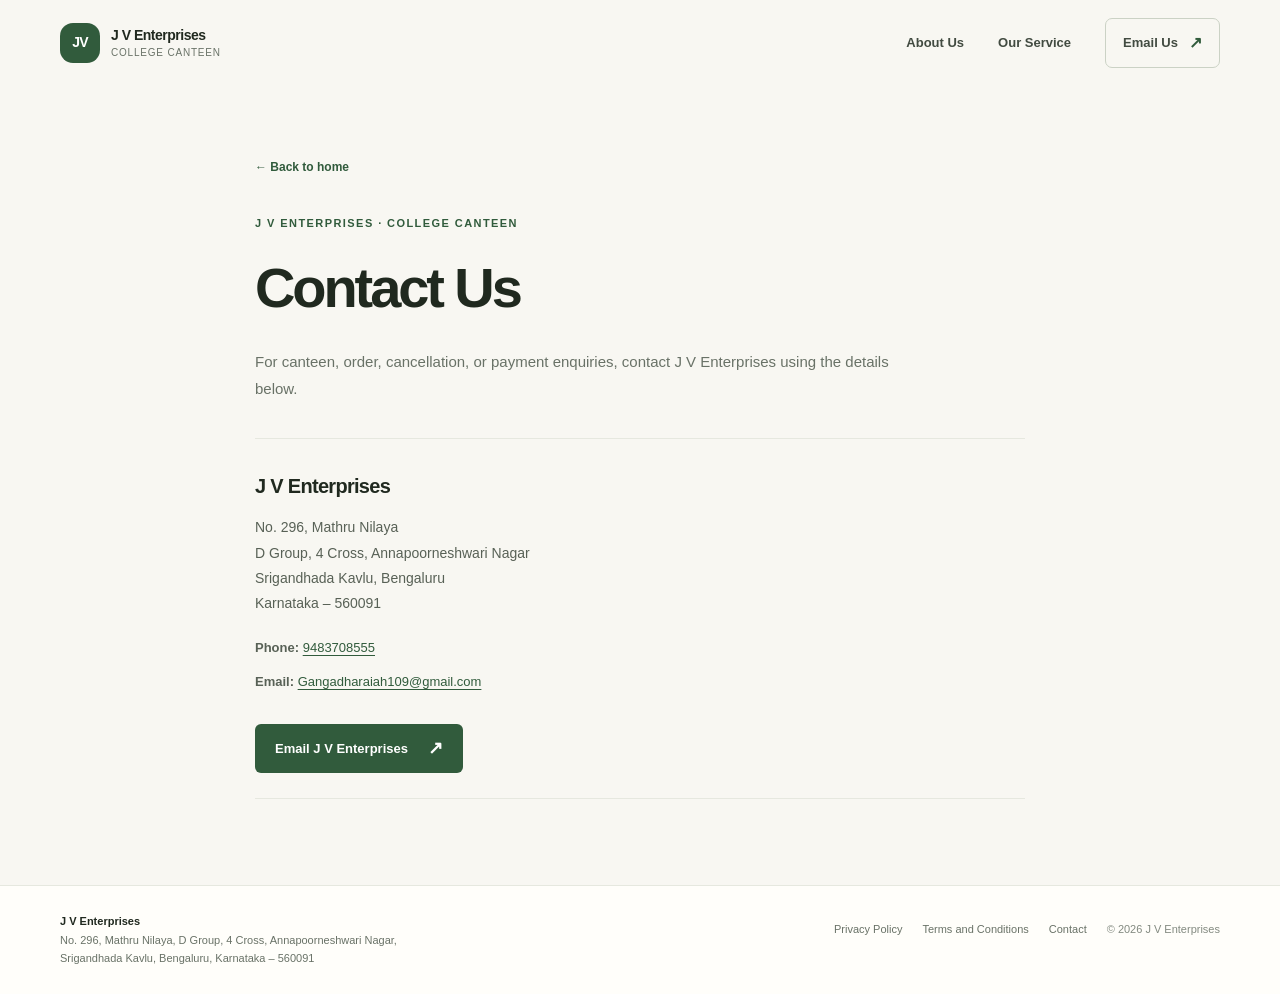
<file: contact/index.html>
<!doctype html>
<html lang="en">
  <head>
    <meta charset="utf-8">
    <meta name="viewport" content="width=device-width, initial-scale=1">
    <meta name="theme-color" content="#f8f7f2">
    <meta name="description" content="Contact J V Enterprises about its college canteen and food orders.">
    <title>Contact Us | J V Enterprises</title>
    <link rel="stylesheet" href="../styles.css">
  </head>
  <body>
    <header class="site-header">
      <div class="container nav-wrap">
        <a class="brand" href="/" aria-label="J V Enterprises home">
          <span class="brand-mark" aria-hidden="true">JV</span>
          <span class="brand-name">J V Enterprises<small>College Canteen</small></span>
        </a>
        <nav class="main-nav" aria-label="Main navigation">
          <a href="/#about">About Us</a>
          <a href="/#service">Our Service</a>
          <a class="nav-cta" href="mailto:Gangadharaiah109@gmail.com">Email Us <span aria-hidden="true">↗</span></a>
        </nav>
      </div>
    </header>

    <main class="policy-main">
      <div class="container">
        <div class="policy-heading">
          <a class="back-link" href="/">← Back to home</a>
          <p class="eyebrow">J V Enterprises · College Canteen</p>
          <h1>Contact Us</h1>
          <p class="policy-lead">For canteen, order, cancellation, or payment enquiries, contact J V Enterprises using the details below.</p>
        </div>
        <section class="policy-section policy-content contact-page-details">
          <h2>J V Enterprises</h2>
          <address>No. 296, Mathru Nilaya<br>D Group, 4 Cross, Annapoorneshwari Nagar<br>Srigandhada Kavlu, Bengaluru<br>Karnataka – 560091</address>
          <p><strong>Phone:</strong> <a class="inline-link" href="tel:9483708555">9483708555</a></p>
          <p><strong>Email:</strong> <a class="inline-link" href="mailto:Gangadharaiah109@gmail.com">Gangadharaiah109@gmail.com</a></p>
          <a class="button button-primary contact-page-cta" href="mailto:Gangadharaiah109@gmail.com">Email J V Enterprises <span aria-hidden="true">↗</span></a>
        </section>
      </div>
    </main>

    <footer class="site-footer">
      <div class="container footer-wrap">
        <div class="footer-identity">
          <p class="footer-business"><strong>J V Enterprises</strong><br>No. 296, Mathru Nilaya, D Group, 4 Cross, Annapoorneshwari Nagar,<br>Srigandhada Kavlu, Bengaluru, Karnataka – 560091</p>
        </div>
        <nav class="footer-links" aria-label="Footer navigation">
          <a href="/privacy">Privacy Policy</a>
          <a href="/terms">Terms and Conditions</a>
          <a href="/contact">Contact</a>
          <span>© 2026 J V Enterprises</span>
        </nav>
      </div>
    </footer>
  </body>
</html>
</file>
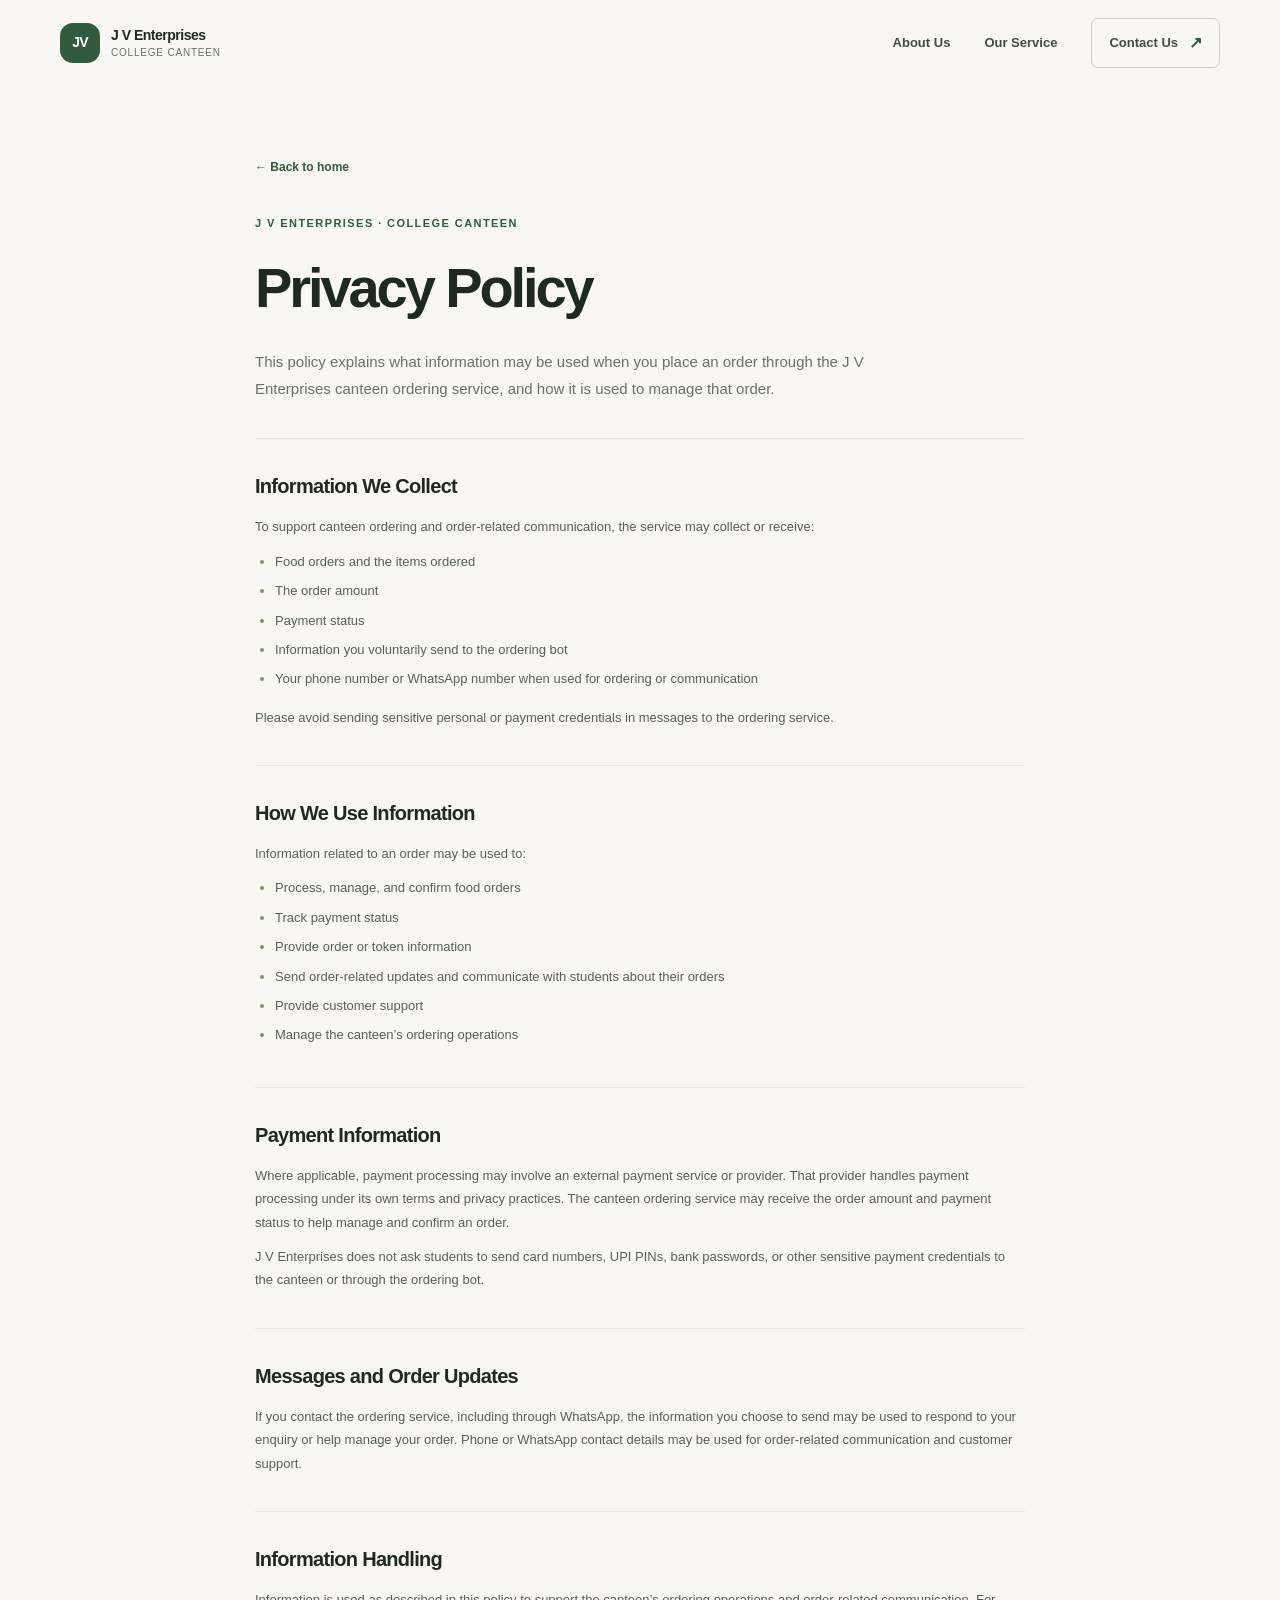
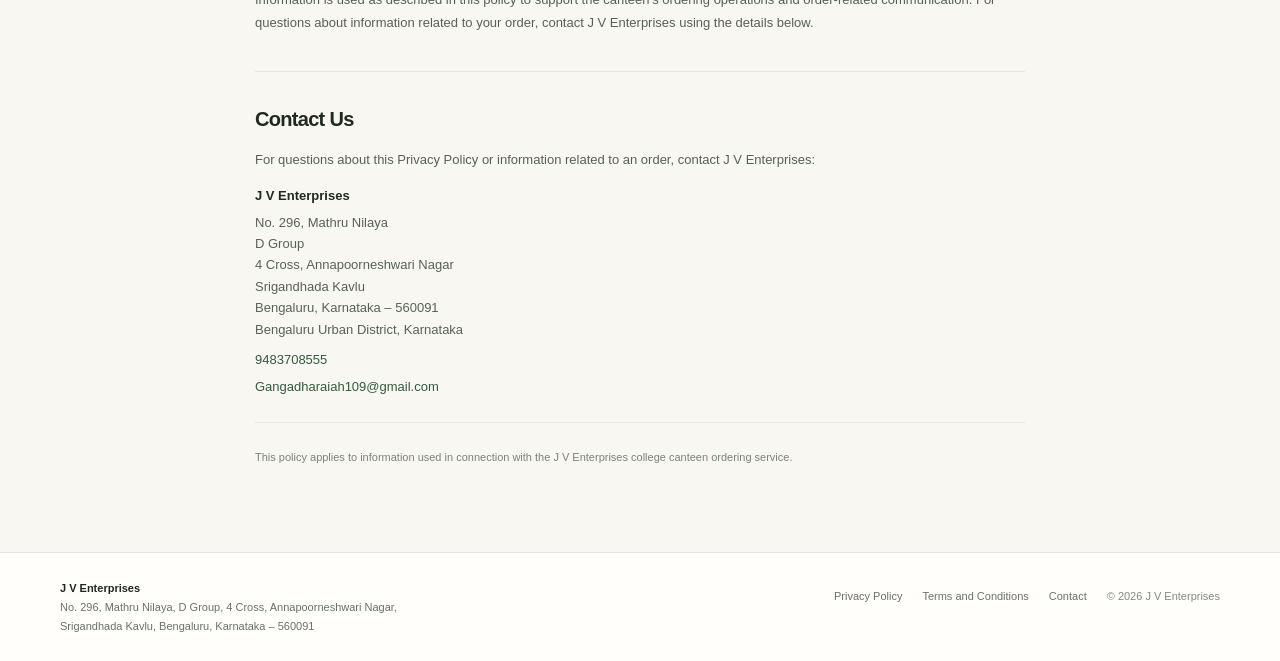
<file: privacy/index.html>
<!doctype html>
<html lang="en">
  <head>
    <meta charset="utf-8">
    <meta name="viewport" content="width=device-width, initial-scale=1">
    <meta name="theme-color" content="#f8f7f2">
    <meta name="description" content="Learn how J V Enterprises handles information used for college canteen orders and order-related communication.">
    <title>Privacy Policy | J V Enterprises</title>
    <link rel="stylesheet" href="../styles.css">
  </head>
  <body>
    <header class="site-header">
      <div class="container nav-wrap">
        <a class="brand" href="/" aria-label="J V Enterprises home">
          <span class="brand-mark" aria-hidden="true">JV</span>
          <span class="brand-name">J V Enterprises<small>College Canteen</small></span>
        </a>
        <nav class="main-nav" aria-label="Main navigation">
          <a href="/#about">About Us</a>
          <a href="/#service">Our Service</a>
          <a class="nav-cta" href="/#contact">Contact Us <span aria-hidden="true">↗</span></a>
        </nav>
      </div>
    </header>

    <main class="policy-main">
      <div class="container">
        <div class="policy-heading">
          <a class="back-link" href="/">← Back to home</a>
          <p class="eyebrow">J V Enterprises · College Canteen</p>
          <h1>Privacy Policy</h1>
          <p class="policy-lead">This policy explains what information may be used when you place an order through the J V Enterprises canteen ordering service, and how it is used to manage that order.</p>
        </div>

        <div class="policy-content">
          <section class="policy-section">
            <h2>Information We Collect</h2>
            <p>To support canteen ordering and order-related communication, the service may collect or receive:</p>
            <ul>
              <li>Food orders and the items ordered</li>
              <li>The order amount</li>
              <li>Payment status</li>
              <li>Information you voluntarily send to the ordering bot</li>
              <li>Your phone number or WhatsApp number when used for ordering or communication</li>
            </ul>
            <p>Please avoid sending sensitive personal or payment credentials in messages to the ordering service.</p>
          </section>

          <section class="policy-section">
            <h2>How We Use Information</h2>
            <p>Information related to an order may be used to:</p>
            <ul>
              <li>Process, manage, and confirm food orders</li>
              <li>Track payment status</li>
              <li>Provide order or token information</li>
              <li>Send order-related updates and communicate with students about their orders</li>
              <li>Provide customer support</li>
              <li>Manage the canteen’s ordering operations</li>
            </ul>
          </section>

          <section class="policy-section">
            <h2>Payment Information</h2>
            <p>Where applicable, payment processing may involve an external payment service or provider. That provider handles payment processing under its own terms and privacy practices. The canteen ordering service may receive the order amount and payment status to help manage and confirm an order.</p>
            <p>J V Enterprises does not ask students to send card numbers, UPI PINs, bank passwords, or other sensitive payment credentials to the canteen or through the ordering bot.</p>
          </section>

          <section class="policy-section">
            <h2>Messages and Order Updates</h2>
            <p>If you contact the ordering service, including through WhatsApp, the information you choose to send may be used to respond to your enquiry or help manage your order. Phone or WhatsApp contact details may be used for order-related communication and customer support.</p>
          </section>

          <section class="policy-section">
            <h2>Information Handling</h2>
            <p>Information is used as described in this policy to support the canteen’s ordering operations and order-related communication. For questions about information related to your order, contact J V Enterprises using the details below.</p>
          </section>

          <section class="policy-section">
            <h2>Contact Us</h2>
            <p>For questions about this Privacy Policy or information related to an order, contact J V Enterprises:</p>
            <div class="policy-contact">
              <strong>J V Enterprises</strong>
              <address>No. 296, Mathru Nilaya<br>D Group<br>4 Cross, Annapoorneshwari Nagar<br>Srigandhada Kavlu<br>Bengaluru, Karnataka – 560091<br>Bengaluru Urban District, Karnataka</address>
              <a href="tel:9483708555">9483708555</a>
              <a href="mailto:Gangadharaiah109@gmail.com">Gangadharaiah109@gmail.com</a>
            </div>
          </section>
        </div>
        <p class="policy-note">This policy applies to information used in connection with the J V Enterprises college canteen ordering service.</p>
      </div>
    </main>

    <footer class="site-footer">
      <div class="container footer-wrap">
        <div class="footer-identity">
          <p class="footer-business"><strong>J V Enterprises</strong><br>No. 296, Mathru Nilaya, D Group, 4 Cross, Annapoorneshwari Nagar,<br>Srigandhada Kavlu, Bengaluru, Karnataka – 560091</p>
        </div>
        <nav class="footer-links" aria-label="Footer navigation">
          <a href="/privacy">Privacy Policy</a>
          <a href="/terms">Terms and Conditions</a>
          <a href="/contact">Contact</a>
          <span>© 2026 J V Enterprises</span>
        </nav>
      </div>
    </footer>
  </body>
</html>
</file>
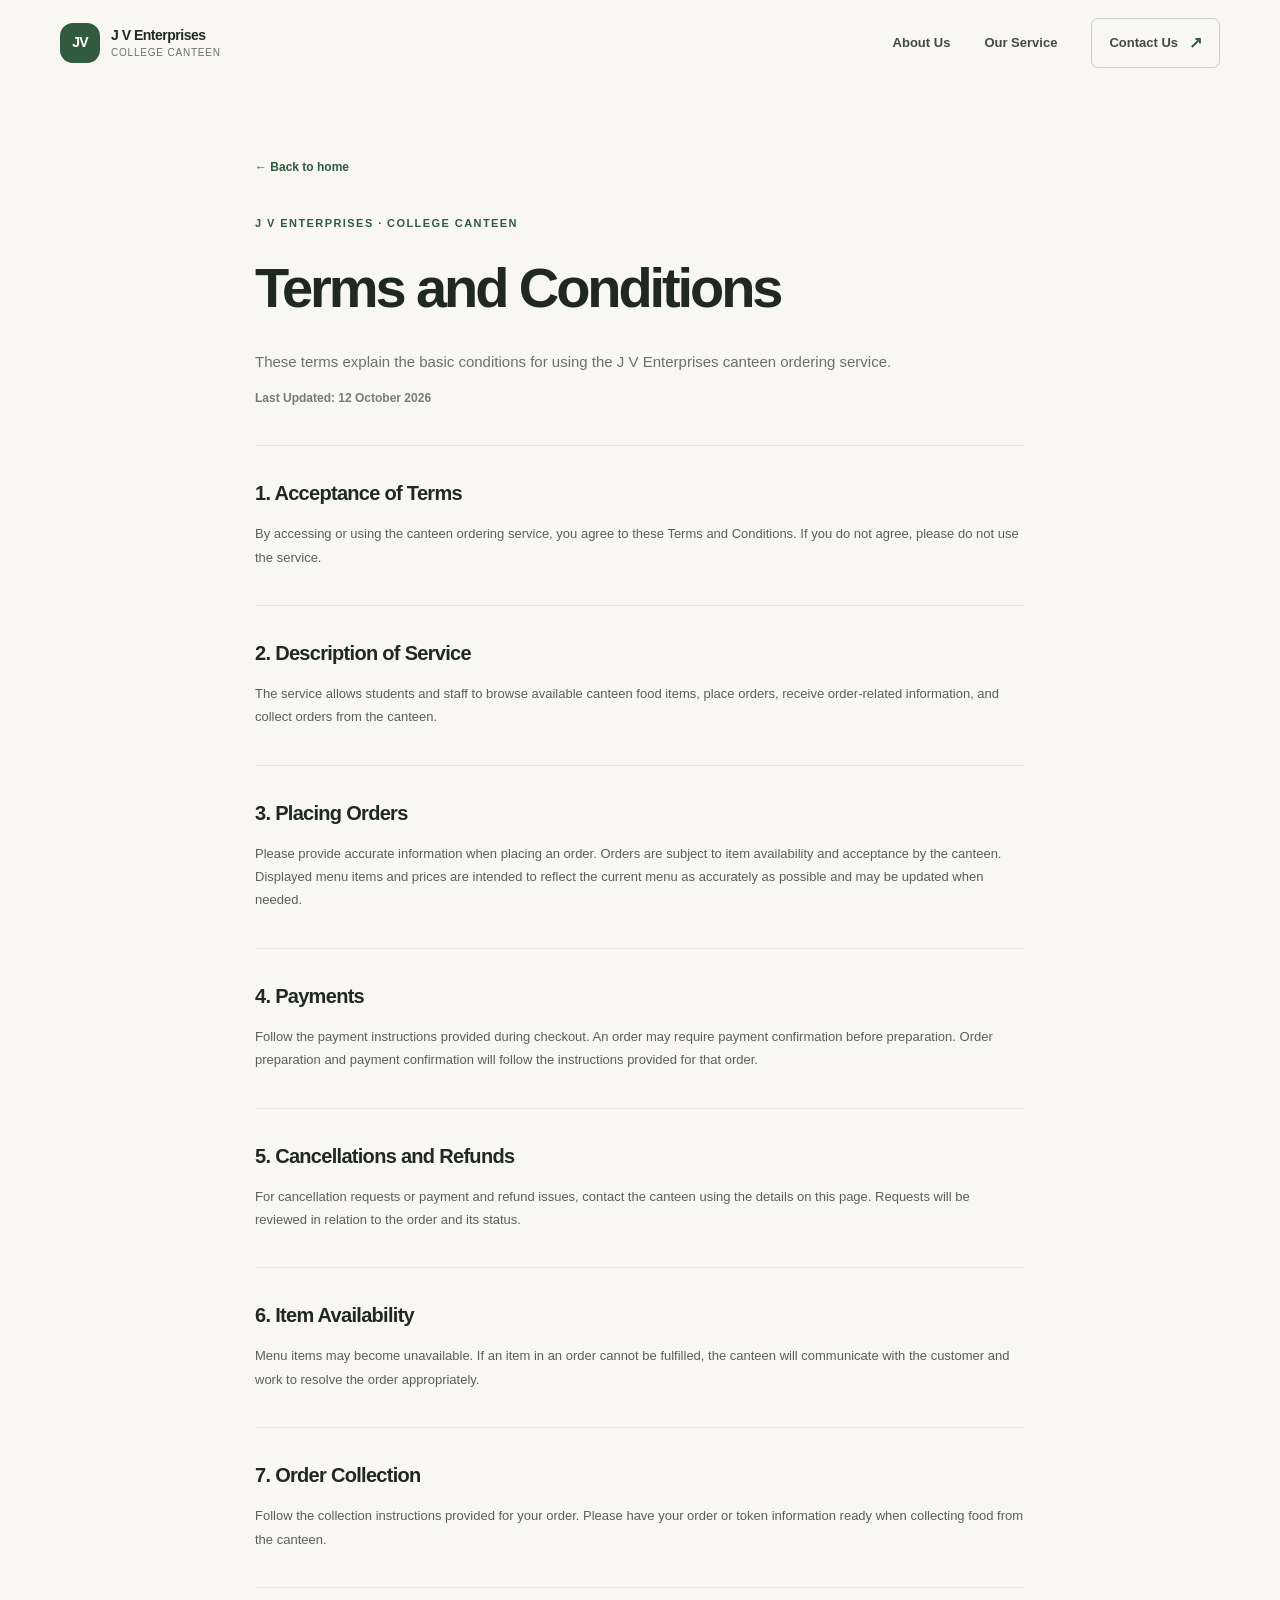
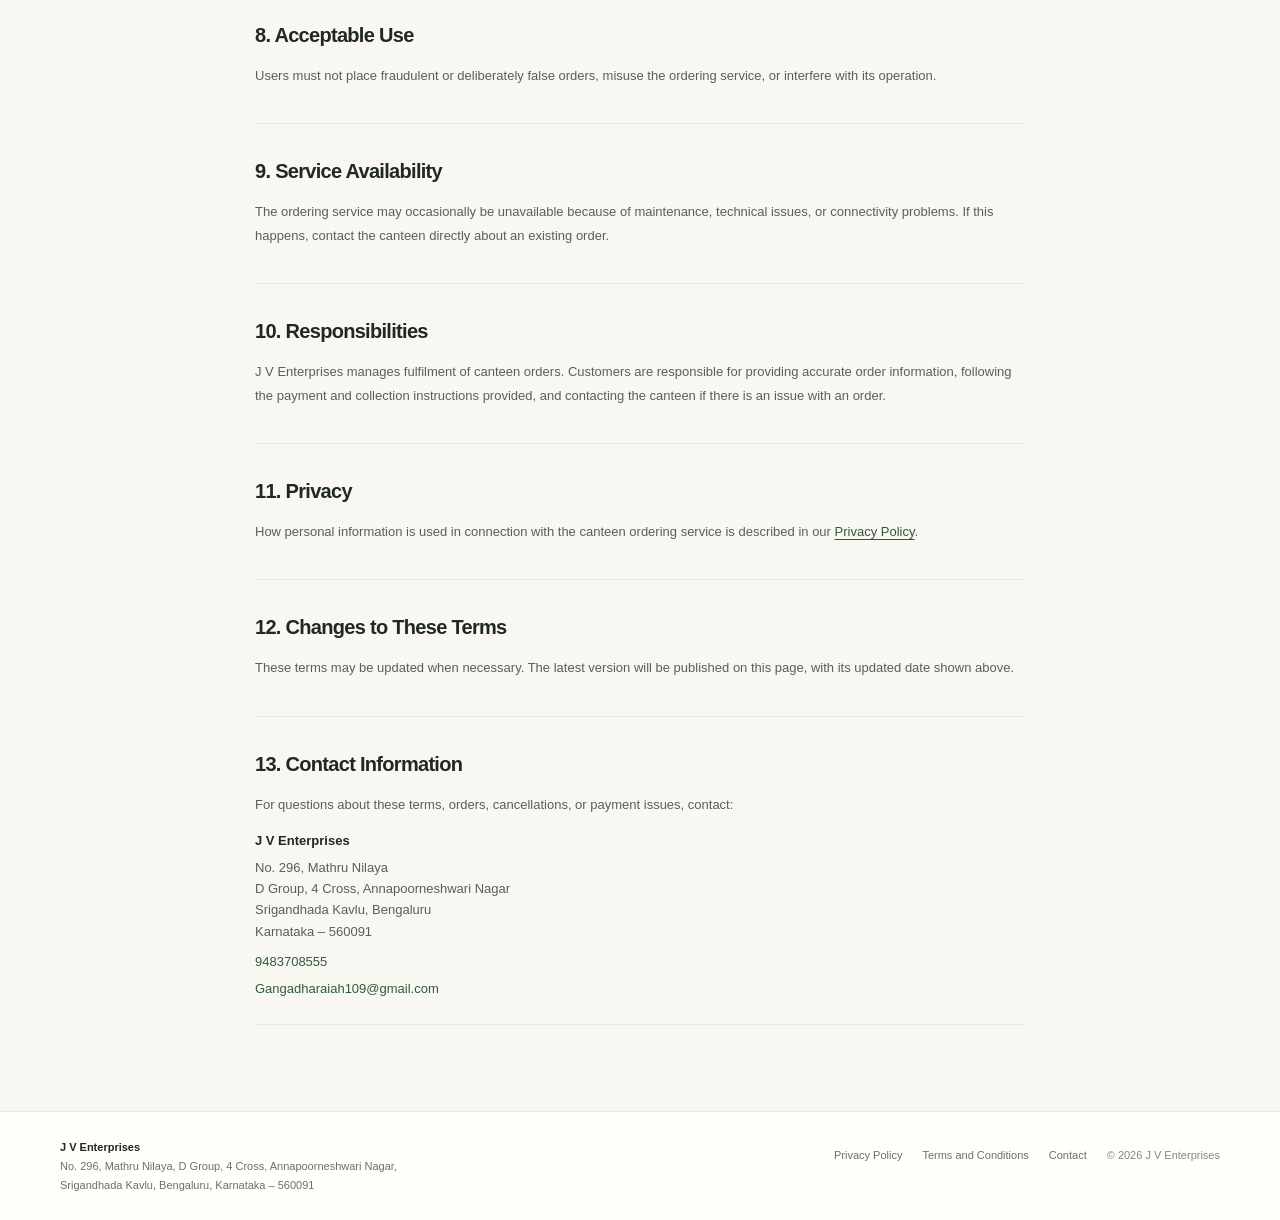
<file: terms/index.html>
<!doctype html>
<html lang="en">
  <head>
    <meta charset="utf-8">
    <meta name="viewport" content="width=device-width, initial-scale=1">
    <meta name="theme-color" content="#f8f7f2">
    <meta name="description" content="Terms and Conditions for the J V Enterprises college canteen ordering service.">
    <title>Terms and Conditions | J V Enterprises</title>
    <link rel="stylesheet" href="../styles.css">
  </head>
  <body>
    <header class="site-header">
      <div class="container nav-wrap">
        <a class="brand" href="/" aria-label="J V Enterprises home">
          <span class="brand-mark" aria-hidden="true">JV</span>
          <span class="brand-name">J V Enterprises<small>College Canteen</small></span>
        </a>
        <nav class="main-nav" aria-label="Main navigation">
          <a href="/#about">About Us</a>
          <a href="/#service">Our Service</a>
          <a class="nav-cta" href="/contact">Contact Us <span aria-hidden="true">↗</span></a>
        </nav>
      </div>
    </header>

    <main class="policy-main">
      <div class="container">
        <div class="policy-heading">
          <a class="back-link" href="/">← Back to home</a>
          <p class="eyebrow">J V Enterprises · College Canteen</p>
          <h1>Terms and Conditions</h1>
          <p class="policy-lead">These terms explain the basic conditions for using the J V Enterprises canteen ordering service.</p>
          <p class="terms-updated">Last Updated: 12 October 2026</p>
        </div>

        <div class="policy-content">
          <section class="policy-section">
            <h2>1. Acceptance of Terms</h2>
            <p>By accessing or using the canteen ordering service, you agree to these Terms and Conditions. If you do not agree, please do not use the service.</p>
          </section>

          <section class="policy-section">
            <h2>2. Description of Service</h2>
            <p>The service allows students and staff to browse available canteen food items, place orders, receive order-related information, and collect orders from the canteen.</p>
          </section>

          <section class="policy-section">
            <h2>3. Placing Orders</h2>
            <p>Please provide accurate information when placing an order. Orders are subject to item availability and acceptance by the canteen. Displayed menu items and prices are intended to reflect the current menu as accurately as possible and may be updated when needed.</p>
          </section>

          <section class="policy-section">
            <h2>4. Payments</h2>
            <p>Follow the payment instructions provided during checkout. An order may require payment confirmation before preparation. Order preparation and payment confirmation will follow the instructions provided for that order.</p>
          </section>

          <section class="policy-section">
            <h2>5. Cancellations and Refunds</h2>
            <p>For cancellation requests or payment and refund issues, contact the canteen using the details on this page. Requests will be reviewed in relation to the order and its status.</p>
          </section>

          <section class="policy-section">
            <h2>6. Item Availability</h2>
            <p>Menu items may become unavailable. If an item in an order cannot be fulfilled, the canteen will communicate with the customer and work to resolve the order appropriately.</p>
          </section>

          <section class="policy-section">
            <h2>7. Order Collection</h2>
            <p>Follow the collection instructions provided for your order. Please have your order or token information ready when collecting food from the canteen.</p>
          </section>

          <section class="policy-section">
            <h2>8. Acceptable Use</h2>
            <p>Users must not place fraudulent or deliberately false orders, misuse the ordering service, or interfere with its operation.</p>
          </section>

          <section class="policy-section">
            <h2>9. Service Availability</h2>
            <p>The ordering service may occasionally be unavailable because of maintenance, technical issues, or connectivity problems. If this happens, contact the canteen directly about an existing order.</p>
          </section>

          <section class="policy-section">
            <h2>10. Responsibilities</h2>
            <p>J V Enterprises manages fulfilment of canteen orders. Customers are responsible for providing accurate order information, following the payment and collection instructions provided, and contacting the canteen if there is an issue with an order.</p>
          </section>

          <section class="policy-section">
            <h2>11. Privacy</h2>
            <p>How personal information is used in connection with the canteen ordering service is described in our <a class="inline-link" href="/privacy">Privacy Policy</a>.</p>
          </section>

          <section class="policy-section">
            <h2>12. Changes to These Terms</h2>
            <p>These terms may be updated when necessary. The latest version will be published on this page, with its updated date shown above.</p>
          </section>

          <section class="policy-section">
            <h2>13. Contact Information</h2>
            <p>For questions about these terms, orders, cancellations, or payment issues, contact:</p>
            <div class="policy-contact">
              <strong>J V Enterprises</strong>
              <address>No. 296, Mathru Nilaya<br>D Group, 4 Cross, Annapoorneshwari Nagar<br>Srigandhada Kavlu, Bengaluru<br>Karnataka – 560091</address>
              <a href="tel:9483708555">9483708555</a>
              <a href="mailto:Gangadharaiah109@gmail.com">Gangadharaiah109@gmail.com</a>
            </div>
          </section>
        </div>
      </div>
    </main>

    <footer class="site-footer">
      <div class="container footer-wrap">
        <div class="footer-identity">
          <p class="footer-business"><strong>J V Enterprises</strong><br>No. 296, Mathru Nilaya, D Group, 4 Cross, Annapoorneshwari Nagar,<br>Srigandhada Kavlu, Bengaluru, Karnataka – 560091</p>
        </div>
        <nav class="footer-links" aria-label="Footer navigation">
          <a href="/privacy">Privacy Policy</a>
          <a href="/terms">Terms and Conditions</a>
          <a href="/contact">Contact</a>
          <span>© 2026 J V Enterprises</span>
        </nav>
      </div>
    </footer>
  </body>
</html>
</file>
<file: styles.css>
:root {
  color-scheme: light;
  --ink: #20291f;
  --muted: #697267;
  --green: #315b3c;
  --green-dark: #24462e;
  --lime: #dbe8b6;
  --cream: #f8f7f2;
  --paper: #fffefa;
  --line: #e6e8df;
  --serif: Georgia, "Times New Roman", serif;
  --sans: "DM Sans", Arial, sans-serif;
  --display: "Manrope", Arial, sans-serif;
}

* { box-sizing: border-box; }
html { scroll-behavior: smooth; }
body {
  margin: 0;
  background: var(--cream);
  color: var(--ink);
  font-family: var(--sans);
  font-size: 15px;
  line-height: 1.65;
  -webkit-font-smoothing: antialiased;
}
img { display: block; max-width: 100%; }
a { color: inherit; }
.container { width: min(1160px, calc(100% - 48px)); margin-inline: auto; }
.section-pad { padding: 104px 0; }
.site-header { position: relative; z-index: 2; background: var(--cream); }
.nav-wrap { display: flex; align-items: center; justify-content: space-between; min-height: 86px; }
.brand { display: inline-flex; align-items: center; gap: 11px; text-decoration: none; }
.brand-mark { display: grid; width: 40px; height: 40px; place-items: center; border-radius: 13px; background: var(--green); color: white; font-family: var(--display); font-size: 14px; font-weight: 800; letter-spacing: -.06em; }
.brand-name { display: flex; flex-direction: column; font-family: var(--display); font-size: 14px; font-weight: 800; letter-spacing: -.035em; line-height: 1.25; }
.brand-name small { margin-top: 3px; color: var(--muted); font-family: var(--sans); font-size: 10px; font-weight: 500; letter-spacing: .08em; text-transform: uppercase; }
.main-nav { display: flex; align-items: center; gap: 34px; }
.main-nav a { color: #424b41; font-size: 13px; font-weight: 600; text-decoration: none; transition: color .2s ease; }
.main-nav a:hover, .footer-links a:hover { color: var(--green); }
.main-nav .nav-cta { display: inline-flex; align-items: center; gap: 11px; padding: 11px 17px; border: 1px solid #cbd2c5; border-radius: 7px; }
.nav-cta span { color: var(--green); font-size: 16px; }

.hero { overflow: hidden; padding: 48px 0 92px; }
.hero-layout { display: grid; grid-template-columns: .93fr 1.07fr; align-items: center; gap: 68px; }
.hero-copy { padding: 10px 0 20px; }
.eyebrow { margin: 0 0 16px; color: var(--green); font-size: 11px; font-weight: 700; letter-spacing: .13em; text-transform: uppercase; }
.hero .eyebrow { display: flex; align-items: center; gap: 9px; }
.eyebrow-dot { width: 7px; height: 7px; border-radius: 50%; background: #87a35f; }
h1, h2, h3, p { margin-top: 0; }
h1, h2 { font-family: var(--display); letter-spacing: -.055em; }
.hero h1 { max-width: 560px; margin-bottom: 20px; font-size: clamp(44px, 5vw, 66px); font-weight: 700; line-height: 1.09; }
.hero h1 em { color: var(--green); font-family: var(--serif); font-weight: 400; }
.hero-description { max-width: 475px; margin-bottom: 28px; color: var(--muted); font-size: 15px; line-height: 1.8; }
.hero-actions { display: flex; align-items: center; gap: 25px; }
.button { display: inline-flex; align-items: center; justify-content: center; gap: 20px; min-height: 49px; padding: 0 20px; border-radius: 6px; font-size: 13px; font-weight: 700; text-decoration: none; transition: transform .2s ease, background .2s ease; }
.button:hover { transform: translateY(-2px); }
.button-primary { background: var(--green); color: white; }
.button-primary:hover { background: var(--green-dark); }
.button span { font-size: 18px; line-height: 1; }
.text-link { color: var(--ink); font-size: 13px; font-weight: 700; text-decoration: none; }
.text-link span { margin-left: 7px; color: var(--green); }
.hero-note { display: flex; align-items: center; gap: 11px; margin-top: 53px; color: #566052; font-size: 12px; font-weight: 600; }
.note-icon { display: grid; width: 31px; height: 31px; place-items: center; border: 1px solid #d9dfd1; border-radius: 50%; color: var(--green); }
.note-icon svg { width: 16px; height: 16px; }
.hero-visual { position: relative; min-height: 480px; }
.hero-visual > img { position: absolute; inset: 0 13px 0 0; width: calc(100% - 13px); height: 100%; border-radius: 170px 170px 12px 12px; object-fit: cover; }
.hero-visual::before { position: absolute; z-index: 0; top: 22px; right: 0; bottom: -15px; left: 18px; border: 1px solid #d3dacb; border-radius: 170px 170px 12px 12px; content: ""; }
.image-caption { position: absolute; right: 0; bottom: 25px; display: flex; align-items: center; gap: 12px; padding: 14px 20px 14px 14px; border: 1px solid #ebede6; border-radius: 8px; background: var(--paper); box-shadow: 0 12px 35px #27342414; }
.caption-icon { display: grid; width: 35px; height: 35px; place-items: center; border-radius: 50%; background: var(--lime); color: var(--green); font-size: 20px; }
.image-caption strong, .image-caption small { display: block; }
.image-caption strong { font-size: 12px; }
.image-caption small { margin-top: 2px; color: var(--muted); font-size: 11px; }
.visual-decoration { position: absolute; z-index: -1; width: 60px; height: 60px; border: 1px solid #cad5bd; border-radius: 50%; }
.visual-decoration-one { top: 22%; left: -28px; }
.visual-decoration-two { top: 13%; right: 5px; width: 24px; height: 24px; border-color: #b5c79d; background: var(--lime); }

.intro { background: var(--paper); }
.intro-layout { display: grid; grid-template-columns: .95fr 1.05fr; gap: 95px; align-items: start; }
.intro h2, .section-heading h2, .service-copy h2, .student-copy h2, .contact-intro h2 { margin-bottom: 0; font-size: clamp(32px, 4vw, 46px); font-weight: 600; line-height: 1.17; }
.intro h2 { max-width: 420px; }
.intro-copy { padding-top: 26px; color: var(--muted); font-size: 15px; }
.intro-copy p { margin-bottom: 16px; }
.intro-copy p:first-child { color: var(--ink); font-size: 17px; font-weight: 500; }

.steps-section { background: #f1f2ea; }
.section-heading { display: flex; align-items: end; justify-content: space-between; gap: 30px; margin-bottom: 44px; }
.section-heading h2 { font-size: 42px; }
.section-heading > p { max-width: 310px; margin-bottom: 5px; color: var(--muted); font-size: 13px; }
.steps-grid { display: grid; grid-template-columns: repeat(4, 1fr); gap: 15px; }
.step-card { position: relative; min-height: 233px; padding: 27px 23px 24px; border: 1px solid #e2e5da; border-radius: 8px; background: var(--paper); }
.step-number { position: absolute; top: 22px; right: 22px; color: #aab2a2; font-family: var(--display); font-size: 13px; font-weight: 700; }
.step-icon { display: grid; width: 44px; height: 44px; margin-bottom: 24px; place-items: center; border-radius: 50%; background: #eef2e8; color: var(--green); }
.step-icon svg { width: 21px; height: 21px; }
.step-card h3 { margin-bottom: 7px; font-family: var(--display); font-size: 15px; letter-spacing: -.02em; }
.step-card p { margin: 0; color: var(--muted); font-size: 12px; line-height: 1.65; }

.service-section { background: var(--paper); }
.service-layout { display: grid; grid-template-columns: .96fr 1.04fr; align-items: center; gap: 95px; }
.service-art { position: relative; height: 420px; }
.service-art > img { width: 100%; height: 100%; border-radius: 8px; object-fit: cover; }
.service-stamp { position: absolute; right: -28px; bottom: 25px; display: flex; align-items: center; gap: 11px; padding: 14px 17px; border-radius: 7px; background: var(--green); color: white; font-size: 11px; font-weight: 600; line-height: 1.4; }
.service-stamp span:first-child { color: var(--lime); font-size: 24px; }
.service-copy h2 { max-width: 470px; margin-bottom: 18px; }
.service-copy > p:not(.eyebrow) { max-width: 510px; margin-bottom: 24px; color: var(--muted); font-size: 13px; line-height: 1.8; }
.service-features { display: grid; grid-template-columns: 1fr 1fr; gap: 12px 16px; }
.service-features span { display: flex; gap: 9px; align-items: flex-start; color: #424c40; font-size: 12px; }
.service-features b { display: grid; flex: 0 0 17px; width: 17px; height: 17px; place-items: center; border-radius: 50%; background: #edf2e5; color: var(--green); font-size: 10px; }

.student-section { background: #f1f2ea; }
.student-layout { display: grid; grid-template-columns: 1fr 1fr; gap: 92px; align-items: center; }
.student-copy h2 { max-width: 430px; margin-bottom: 18px; }
.student-copy > p:not(.eyebrow) { max-width: 470px; margin-bottom: 26px; color: var(--muted); font-size: 13px; line-height: 1.8; }
.student-list { display: grid; gap: 12px; margin: 0; padding: 0; list-style: none; }
.student-list li { display: flex; align-items: center; gap: 12px; font-size: 12px; font-weight: 600; }
.student-list span { color: #849078; font-family: var(--display); font-size: 10px; }
.student-visual { position: relative; height: 410px; }
.student-visual > img { width: 100%; height: 100%; border-radius: 8px; object-fit: cover; }
.student-quote { position: absolute; right: -24px; bottom: 25px; width: 230px; padding: 18px 20px; border-radius: 7px; background: var(--paper); box-shadow: 0 12px 35px #27342414; }
.student-quote > span { color: #8ca06f; font-family: var(--serif); font-size: 38px; line-height: .75; }
.student-quote p { margin: 7px 0 0; font-family: var(--serif); font-size: 15px; line-height: 1.5; }

.contact-section { padding-top: 84px; padding-bottom: 84px; background: var(--paper); }
.contact-card { display: grid; grid-template-columns: .88fr 1.12fr; gap: 80px; padding: 55px 60px; border-radius: 10px; background: var(--green-dark); color: white; }
.contact-intro .eyebrow { color: #ceddb8; }
.contact-intro h2 { max-width: 340px; margin-bottom: 14px; font-size: 38px; }
.contact-intro > p:not(.eyebrow) { max-width: 330px; margin-bottom: 24px; color: #d0d9cd; font-size: 13px; }
.button-light { background: var(--lime); color: var(--green-dark); }
.button-light:hover { background: #e5efc9; }
.contact-details { display: grid; gap: 22px; align-content: center; }
.contact-item { display: flex; gap: 15px; align-items: flex-start; }
.contact-icon { display: grid; flex: 0 0 34px; width: 34px; height: 34px; place-items: center; border: 1px solid #ffffff35; border-radius: 50%; color: #d8e5c7; font-size: 17px; }
.contact-item h3 { margin: 0 0 4px; color: #ccdac2; font-size: 10px; font-weight: 600; letter-spacing: .08em; text-transform: uppercase; }
.contact-item address, .contact-item a { color: white; font-size: 12px; font-style: normal; line-height: 1.7; text-decoration: none; }
.contact-item a:hover { text-decoration: underline; }
.site-footer { padding: 26px 0; border-top: 1px solid var(--line); background: var(--paper); }
.footer-wrap { display: flex; align-items: center; justify-content: space-between; gap: 24px; }
.footer-wrap > p, .footer-links { margin: 0; color: var(--muted); font-size: 11px; }
.footer-links { display: flex; align-items: center; gap: 20px; }
.footer-links a { text-decoration: none; }
.footer-links span { color: #838a80; }
.footer-wrap { align-items: flex-start; }
.footer-identity { max-width: 620px; }
.footer-business { margin: 0; color: var(--muted); font-size: 11px; line-height: 1.7; }
.footer-business strong { color: var(--ink); }
.footer-links { flex-wrap: wrap; justify-content: flex-end; padding-top: 8px; }
.inline-link { color: var(--green); text-decoration: underline; text-underline-offset: 3px; }
.terms-updated { margin: 14px 0 0; color: #747d70; font-size: 12px; font-weight: 600; }
.contact-page-details { margin-top: 15px; }
.contact-page-details address { margin-bottom: 20px; color: #586156; font-size: 14px; font-style: normal; line-height: 1.8; }
.contact-page-details p { margin-bottom: 7px; }
.contact-page-cta { margin-top: 19px; }

.policy-main { min-height: calc(100vh - 150px); padding: 58px 0 86px; background: var(--cream); }
.policy-heading { max-width: 770px; margin: 0 auto; padding: 10px 0 36px; border-bottom: 1px solid var(--line); }
.back-link { display: inline-block; margin-bottom: 36px; color: var(--green); font-size: 12px; font-weight: 600; text-decoration: none; }
.policy-heading .eyebrow { margin-bottom: 10px; }
.policy-heading h1 { margin-bottom: 14px; font-size: clamp(40px, 6vw, 56px); font-weight: 650; }
.policy-lead { max-width: 680px; margin: 0; color: var(--muted); font-size: 15px; line-height: 1.8; }
.policy-content { max-width: 770px; margin: 0 auto; }
.policy-section { padding: 31px 0 25px; border-bottom: 1px solid var(--line); }
.policy-section h2 { margin-bottom: 12px; font-size: 20px; font-weight: 700; letter-spacing: -.035em; }
.policy-section p, .policy-section li { color: #586156; font-size: 13px; line-height: 1.8; }
.policy-section p { margin-bottom: 11px; }
.policy-section ul { display: grid; gap: 6px; margin: 11px 0 15px; padding-left: 20px; }
.policy-section li::marker { color: #7d9363; }
.policy-contact { display: grid; justify-items: start; gap: 5px; margin-top: 14px; color: #586156; font-size: 13px; line-height: 1.65; }
.policy-contact strong { color: var(--ink); }
.policy-contact address { margin-bottom: 4px; font-style: normal; }
.policy-contact a { color: var(--green); text-decoration: none; }
.policy-contact a:hover { text-decoration: underline; }
.policy-note { max-width: 770px; margin: 25px auto 0; color: #7b8378; font-size: 11px; }

@media (max-width: 900px) {
  .hero-layout { gap: 38px; }
  .hero-visual { min-height: 400px; }
  .intro-layout, .service-layout, .student-layout { gap: 55px; }
  .steps-grid { grid-template-columns: repeat(2, 1fr); }
  .contact-card { gap: 40px; padding: 45px; }
}
@media (max-width: 680px) {
  .container { width: min(100% - 36px, 500px); }
  .section-pad { padding: 72px 0; }
  .nav-wrap { min-height: 72px; }
  .main-nav { gap: 14px; }
  .main-nav a:not(.nav-cta) { display: none; }
  .main-nav .nav-cta { padding: 9px 12px; font-size: 12px; }
  .hero { padding: 32px 0 68px; }
  .hero-layout, .intro-layout, .service-layout, .student-layout { grid-template-columns: 1fr; gap: 37px; }
  .hero h1 { max-width: 500px; font-size: clamp(42px, 12vw, 59px); }
  .hero-description { font-size: 14px; }
  .hero-note { margin-top: 32px; }
  .hero-visual { min-height: 390px; margin: 0 8px 0 5px; }
  .hero-visual > img { border-radius: 145px 145px 10px 10px; }
  .hero-visual::before { border-radius: 145px 145px 10px 10px; }
  .intro h2, .service-copy h2, .student-copy h2 { font-size: 36px; }
  .intro-copy { padding-top: 0; }
  .section-heading { display: block; }
  .section-heading h2 { font-size: 36px; }
  .section-heading > p { margin-top: 15px; }
  .steps-grid { gap: 10px; }
  .step-card { min-height: 220px; padding: 22px 16px; }
  .step-number { top: 17px; right: 15px; }
  .service-art { height: 330px; margin-right: 12px; }
  .service-features { gap: 11px; }
  .student-visual { height: 330px; margin-right: 10px; }
  .student-quote { right: -10px; bottom: 15px; width: 205px; }
  .contact-section { padding: 60px 0; }
  .contact-card { grid-template-columns: 1fr; gap: 38px; padding: 34px 25px; }
  .contact-intro h2 { font-size: 34px; }
  .footer-wrap { flex-wrap: wrap; }
  .footer-identity { flex-basis: 100%; }
  .footer-links { justify-content: flex-start; gap: 14px; font-size: 10px; }
  .policy-main { padding: 38px 0 65px; }
  .back-link { margin-bottom: 27px; }
  .policy-heading { padding-bottom: 28px; }
  .policy-section { padding: 25px 0 20px; }
}
@media (max-width: 390px) {
  .hero-actions { gap: 17px; }
  .button { gap: 12px; padding-inline: 15px; }
  .text-link { font-size: 12px; }
  .service-features { grid-template-columns: 1fr; }
  .footer-links { flex-basis: 100%; }
}
@media (prefers-reduced-motion: reduce) {
  *, *::before, *::after { scroll-behavior: auto !important; transition-duration: .01ms !important; }
}
</file>
